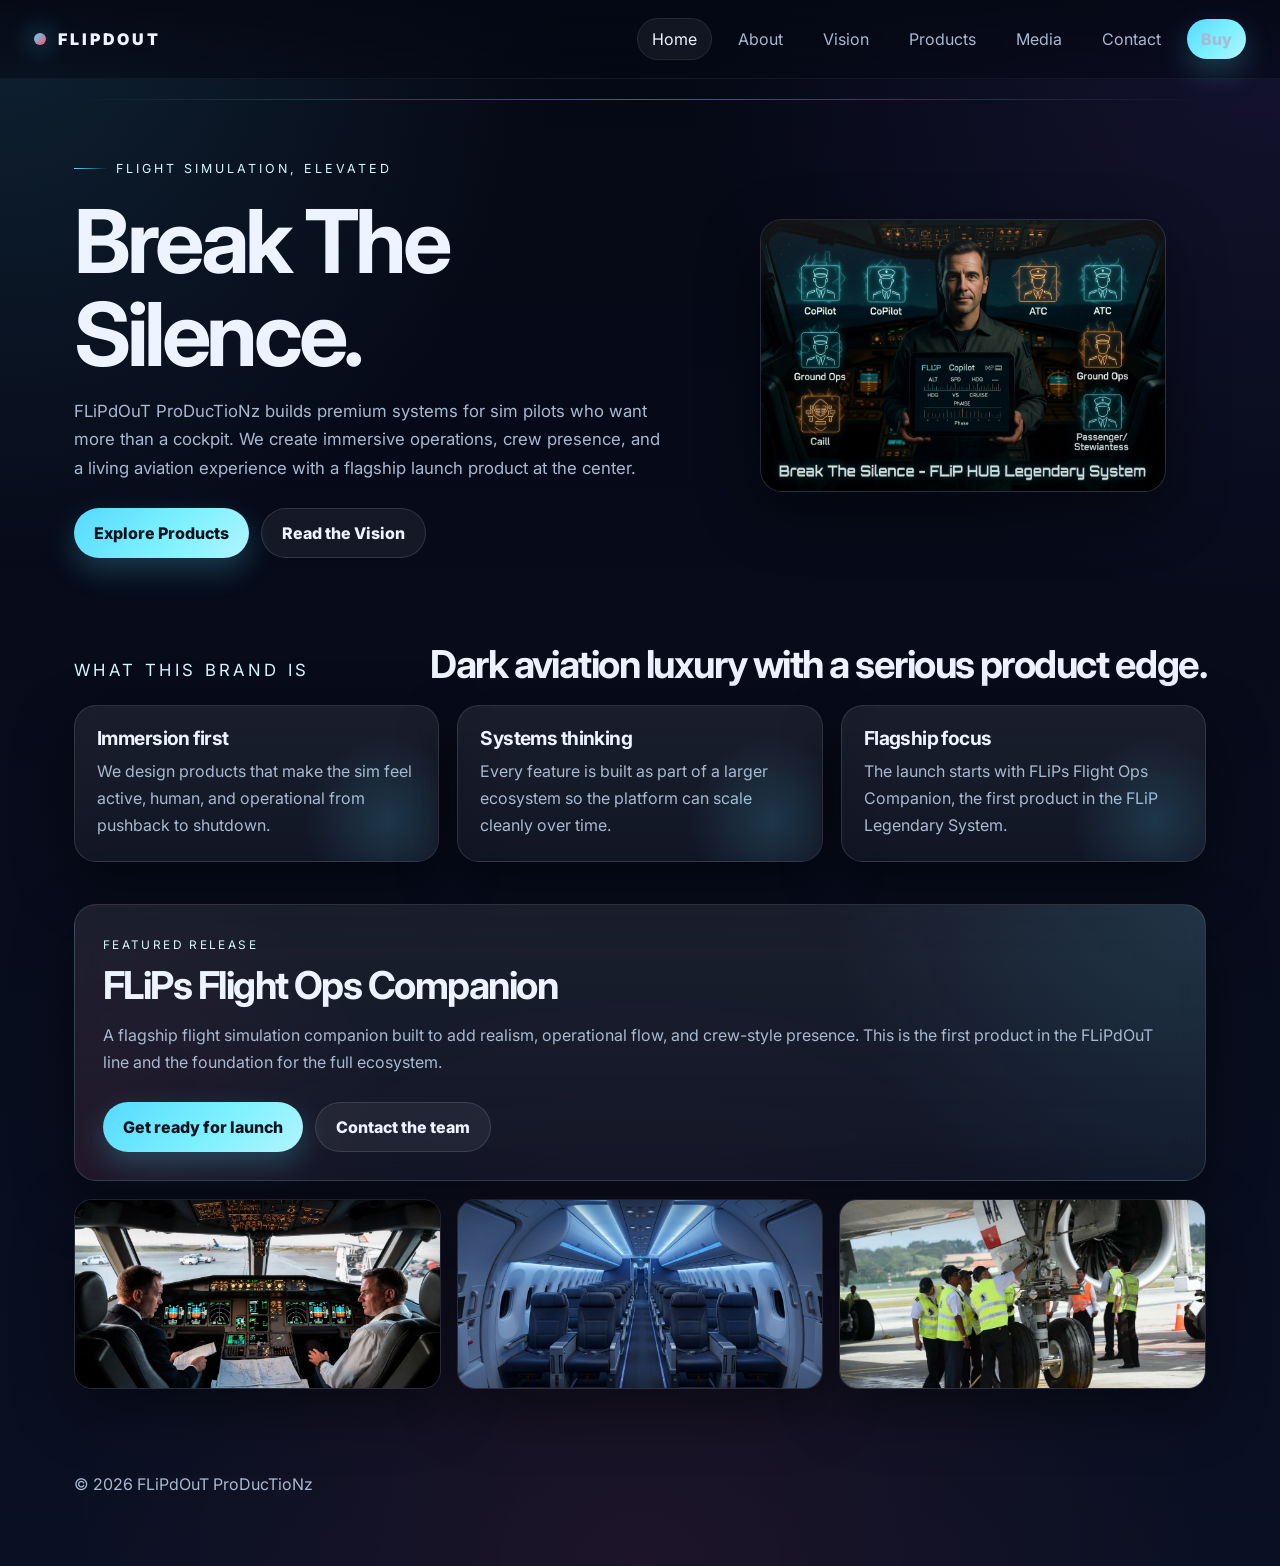
<file: flipdout-site/index.html>
<!DOCTYPE html>
<html lang="en">
<head>
  <meta charset="UTF-8" />
  <meta name="viewport" content="width=device-width, initial-scale=1.0" />
  <meta name="description" content="FLiPdOuT ProDucTioNz brings flight simulation to life with immersive systems, flagship products, and a premium aviation brand." />
  <title>FLiPdOuT ProDucTioNz</title>
  <link rel="preconnect" href="https://fonts.googleapis.com">
  <link rel="preconnect" href="https://fonts.gstatic.com" crossorigin>
  <link href="https://fonts.googleapis.com/css2?family=Inter:wght@400;500;600;700;800;900&display=swap" rel="stylesheet">
  <link rel="stylesheet" href="assets/css/style.css?v=9" />
</head>
<body>
  <a class="skip-link" href="#main">Skip to content</a>

  <header class="site-header">
    <a class="brand" href="index.html">FLiPdOuT</a>
    <button class="menu-toggle" aria-label="Toggle navigation" aria-expanded="false" aria-controls="siteNav">
      <span></span><span></span><span></span>
    </button>
    <nav class="site-nav" id="siteNav">
      <a href="index.html" class="active">Home</a>
      <a href="about.html">About</a>
      <a href="vision.html">Vision</a>
      <a href="products.html">Products</a>
      <a href="media.html">Media</a>
      <a href="contact.html">Contact</a>
      <a href="products.html#buy" class="nav-cta">Buy</a>
    </nav>
  </header>

  <main id="main">
    <section class="hero">
      <div class="hero-copy-wrap">
        <p class="eyebrow">Flight simulation, elevated</p>
        <h1>Break The Silence.</h1>
        <p class="hero-copy">
          FLiPdOuT ProDucTioNz builds premium systems for sim pilots who want more than a cockpit.
          We create immersive operations, crew presence, and a living aviation experience with a flagship launch product at the center.
        </p>
        <div class="hero-actions">
          <a class="btn btn-primary" href="products.html">Explore Products</a>
          <a class="btn btn-secondary" href="vision.html">Read the Vision</a>
        </div>
      </div>
      <figure class="hero-image">
        <img src="assets/images/353281.jpg" alt="FLiP brand logo." />
      </figure>
    </section>

    <section class="section">
      <div class="section-head">
        <p class="label">What this brand is</p>
        <h2>Dark aviation luxury with a serious product edge.</h2>
      </div>
      <div class="card-grid">
        <article class="card">
          <h3>Immersion first</h3>
          <p>We design products that make the sim feel active, human, and operational from pushback to shutdown.</p>
        </article>
        <article class="card">
          <h3>Systems thinking</h3>
          <p>Every feature is built as part of a larger ecosystem so the platform can scale cleanly over time.</p>
        </article>
        <article class="card">
          <h3>Flagship focus</h3>
          <p>The launch starts with FLiPs Flight Ops Companion, the first product in the FLiP Legendary System.</p>
        </article>
      </div>
    </section>

    <section class="section">
      <div class="buy-panel">
        <p class="label">Featured release</p>
        <h2>FLiPs Flight Ops Companion</h2>
        <p>
          A flagship flight simulation companion built to add realism, operational flow, and crew-style presence.
          This is the first product in the FLiPdOuT line and the foundation for the full ecosystem.
        </p>
        <div class="hero-actions">
          <a class="btn btn-primary" href="products.html#buy">Get ready for launch</a>
          <a class="btn btn-secondary" href="contact.html">Contact the team</a>
        </div>
      </div>
      <div class="atmo-row">
        <img src="assets/images/cockpit.jpg" alt="Cockpit view for atmosphere" />
        <img src="assets/images/cabin.jpg" alt="Cabin atmosphere" />
        <img src="assets/images/groundcrew.jpg" alt="Ground crew and ramp operations" />
      </div>
    </section>
  </main>

  <footer class="site-footer">
    <p>© 2026 FLiPdOuT ProDucTioNz</p>
  </footer>

  <script src="assets/js/main.js?v=9"></script>
</body>
</html>
</file>
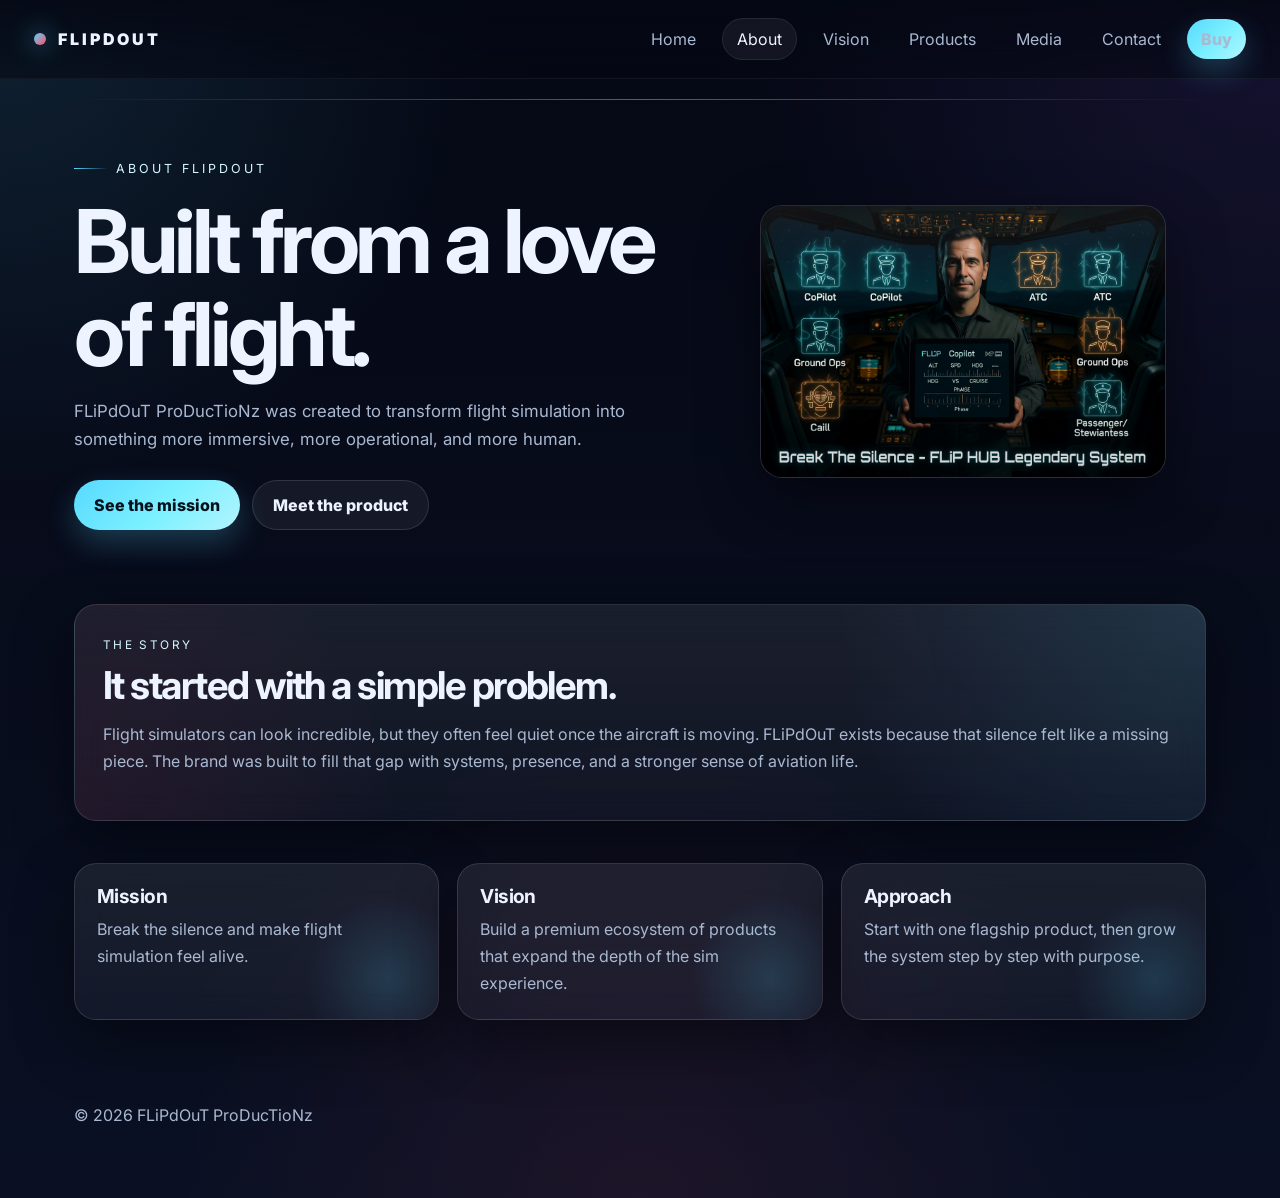
<file: flipdout-site/about.html>
<!DOCTYPE html>
<html lang="en">
<head>
  <meta charset="UTF-8" />
  <meta name="viewport" content="width=device-width, initial-scale=1.0" />
  <meta name="description" content="Learn the story behind FLiPdOuT ProDucTioNz, the founder vision, and the mission behind the brand." />
  <title>FLiPdOuT ProDucTioNz | About</title>
  <link rel="preconnect" href="https://fonts.googleapis.com">
  <link rel="preconnect" href="https://fonts.gstatic.com" crossorigin>
  <link href="https://fonts.googleapis.com/css2?family=Inter:wght@400;500;600;700;800;900&display=swap" rel="stylesheet">
  <link rel="stylesheet" href="assets/css/style.css?v=9" />
</head>
<body>
  <a class="skip-link" href="#main">Skip to content</a>

  <header class="site-header">
    <a class="brand" href="index.html">FLiPdOuT</a>
    <button class="menu-toggle" aria-label="Toggle navigation" aria-expanded="false" aria-controls="siteNav">
      <span></span><span></span><span></span>
    </button>
    <nav class="site-nav" id="siteNav">
      <a href="index.html">Home</a>
      <a href="about.html" class="active">About</a>
      <a href="vision.html">Vision</a>
      <a href="products.html">Products</a>
      <a href="media.html">Media</a>
      <a href="contact.html">Contact</a>
      <a href="products.html#buy" class="nav-cta">Buy</a>
    </nav>
  </header>

  <main id="main">
    <section class="hero">
      <div class="hero-copy-wrap">
        <p class="eyebrow">About FLiPdOuT</p>
        <h1>Built from a love of flight.</h1>
        <p class="hero-copy">
          FLiPdOuT ProDucTioNz was created to transform flight simulation into something more immersive, more operational, and more human.
        </p>
        <div class="hero-actions">
          <a class="btn btn-primary" href="vision.html">See the mission</a>
          <a class="btn btn-secondary" href="products.html">Meet the product</a>
        </div>
      </div>
      <figure class="hero-image">
        <img src="assets/images/353281.jpg" alt="FLiP brand logo." />
      </figure>
    </section>

    <section class="section">
      <div class="buy-panel">
        <p class="label">The story</p>
        <h2>It started with a simple problem.</h2>
        <p>
          Flight simulators can look incredible, but they often feel quiet once the aircraft is moving.
          FLiPdOuT exists because that silence felt like a missing piece.
          The brand was built to fill that gap with systems, presence, and a stronger sense of aviation life.
        </p>
      </div>
    </section>

    <section class="section">
      <div class="card-grid">
        <article class="card">
          <h3>Mission</h3>
          <p>Break the silence and make flight simulation feel alive.</p>
        </article>
        <article class="card">
          <h3>Vision</h3>
          <p>Build a premium ecosystem of products that expand the depth of the sim experience.</p>
        </article>
        <article class="card">
          <h3>Approach</h3>
          <p>Start with one flagship product, then grow the system step by step with purpose.</p>
        </article>
      </div>
    </section>
  </main>

  <footer class="site-footer">
    <p>© 2026 FLiPdOuT ProDucTioNz</p>
  </footer>

  <script src="assets/js/main.js?v=9"></script>
</body>
</html>
</file>
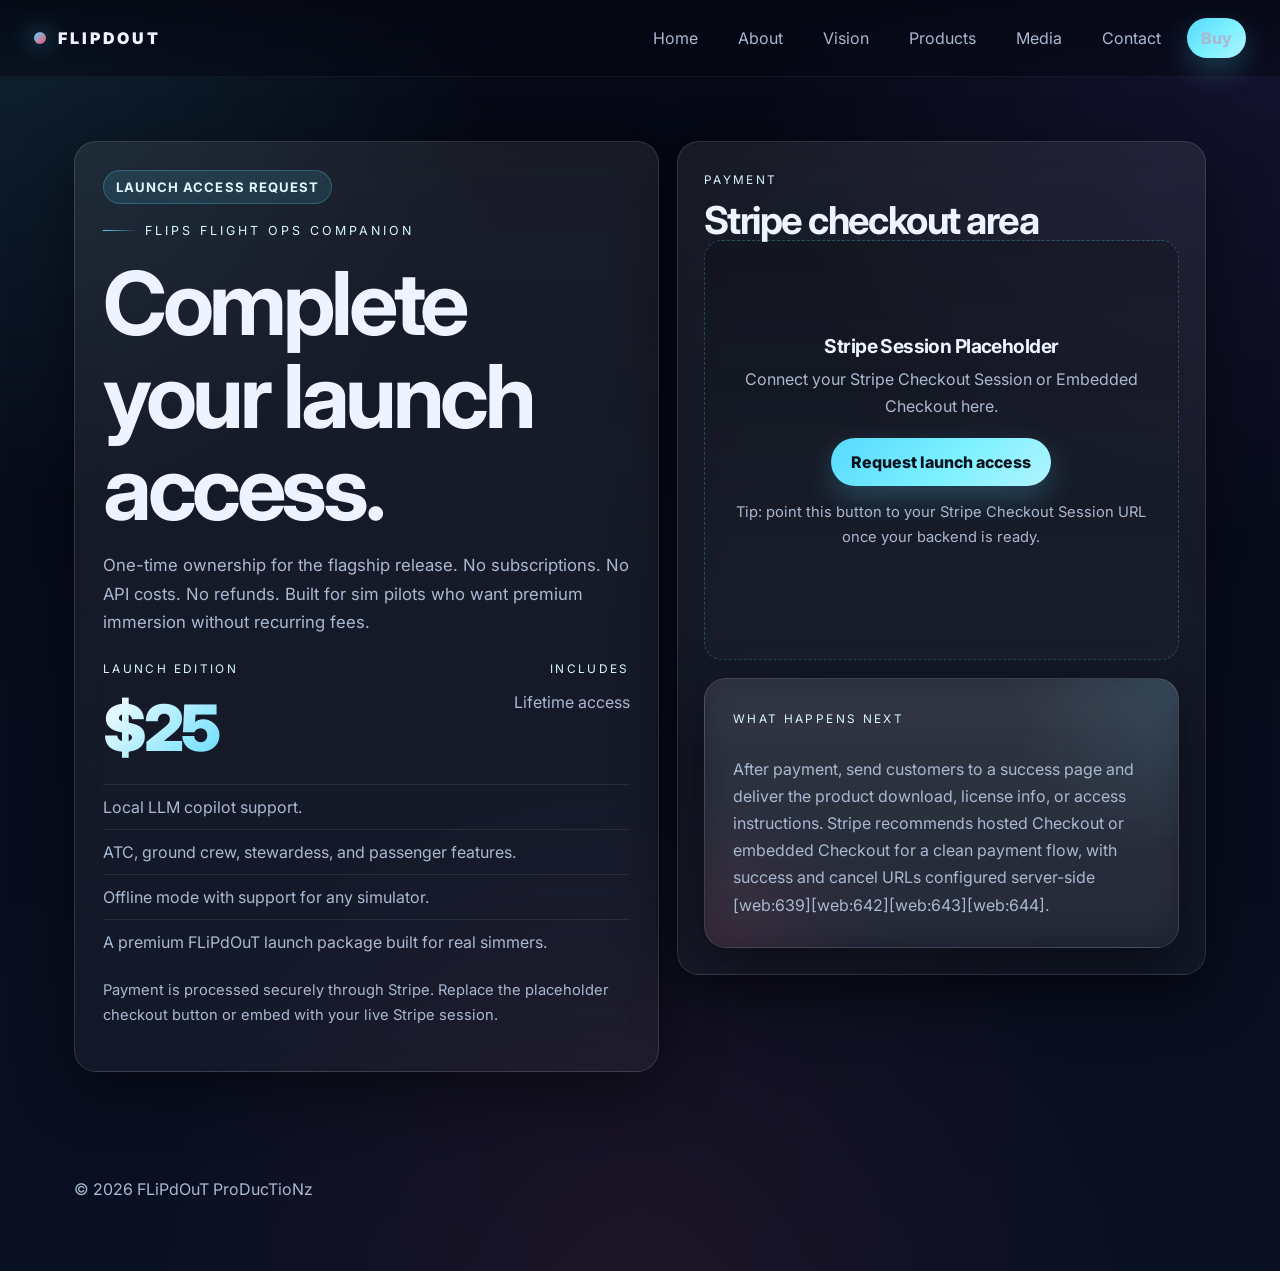
<file: flipdout-site/checkout.html>
<!DOCTYPE html>
<html lang="en">
<head>
  <meta charset="UTF-8" />
  <meta name="viewport" content="width=device-width, initial-scale=1.0" />
  <meta name="description" content="Secure checkout for FLiPs Flight Ops Companion by FLiPdOuT ProDucTioNz." />
  <title>FLiPdOuT ProDucTioNz | Checkout</title>
  <link rel="preconnect" href="https://fonts.googleapis.com">
  <link rel="preconnect" href="https://fonts.gstatic.com" crossorigin>
  <link href="https://fonts.googleapis.com/css2?family=Inter:wght@400;500;600;700;800;900&display=swap" rel="stylesheet">
  <link rel="stylesheet" href="assets/css/style.css?v=9" />
  <style>
    .checkout-wrap{max-width:var(--max);margin:0 auto;padding:clamp(28px,5vw,64px) clamp(18px,4vw,34px)}
    .checkout-grid{display:grid;grid-template-columns:1.05fr .95fr;gap:18px;align-items:start}
    .checkout-hero,.checkout-card{border:1px solid var(--line);background:linear-gradient(180deg, rgba(255,255,255,.08), rgba(255,255,255,.045));backdrop-filter:blur(16px);box-shadow:var(--shadow);border-radius:var(--radius)}
    .checkout-hero{padding:28px}
    .checkout-card{padding:26px}
    .checkout-badge{display:inline-flex;align-items:center;gap:8px;padding:8px 12px;border-radius:999px;background:rgba(87,217,255,.12);border:1px solid rgba(87,217,255,.25);color:#dffaff;font-size:.82rem;font-weight:700;letter-spacing:.08em;text-transform:uppercase}
    .price-line{display:flex;align-items:baseline;justify-content:space-between;gap:14px;margin:20px 0 14px}
    .price-big{font-size:clamp(2.4rem,5vw,4rem);font-weight:900;letter-spacing:-.05em;background:linear-gradient(135deg,#fff,var(--brand));-webkit-background-clip:text;background-clip:text;color:transparent}
    .checkout-list{margin:18px 0 0;padding:0;list-style:none}
    .checkout-list li{padding:12px 0;border-top:1px solid rgba(255,255,255,.08);color:var(--muted)}
    .stripe-box{
      min-height:420px;
      display:flex;align-items:center;justify-content:center;
      border-radius:18px;
      border:1px dashed rgba(87,217,255,.25);
      background:linear-gradient(180deg, rgba(0,0,0,.18), rgba(255,255,255,.02));
      color:var(--muted);
      text-align:center;
      padding:18px;
    }
    .inline-note{font-size:.92rem;color:var(--muted);margin-top:14px}
    @media (max-width:1080px){.checkout-grid{grid-template-columns:1fr}}
  </style>
</head>
<body>
  <a class="skip-link" href="#main">Skip to content</a>

  <header class="site-header">
    <a class="brand" href="index.html">FLiPdOuT</a>
    <button class="menu-toggle" aria-label="Toggle navigation" aria-expanded="false" aria-controls="siteNav">
      <span></span><span></span><span></span>
    </button>
    <nav class="site-nav" id="siteNav">
      <a href="index.html">Home</a>
      <a href="about.html">About</a>
      <a href="vision.html">Vision</a>
      <a href="products.html">Products</a>
      <a href="media.html">Media</a>
      <a href="contact.html">Contact</a>
      <a href="products.html#buy" class="nav-cta">Buy</a>
    </nav>
  </header>

  <main id="main" class="checkout-wrap">
    <section class="checkout-grid">
      <div class="checkout-hero">
        <span class="checkout-badge">Launch access request</span>
        <p class="eyebrow" style="margin-top:16px">FLiPs Flight Ops Companion</p>
        <h1>Complete your launch access.</h1>
        <p class="hero-copy">
          One-time ownership for the flagship release. No subscriptions. No API costs. No refunds.
          Built for sim pilots who want premium immersion without recurring fees.
        </p>

        <div class="price-line">
          <div>
            <p class="label">Launch Edition</p>
            <div class="price-big">$25</div>
          </div>
          <div style="text-align:right">
            <p class="label">Includes</p>
            <p style="margin:0;color:var(--muted)">Lifetime access</p>
          </div>
        </div>

        <ul class="checkout-list">
          <li>Local LLM copilot support.</li>
          <li>ATC, ground crew, stewardess, and passenger features.</li>
          <li>Offline mode with support for any simulator.</li>
          <li>A premium FLiPdOuT launch package built for real simmers.</li>
        </ul>

        <p class="inline-note">
          Payment is processed securely through Stripe. Replace the placeholder checkout button or embed with your live Stripe session.
        </p>
      </div>

      <div class="checkout-card">
        <p class="label">Payment</p>
        <h2>Stripe checkout area</h2>
        <div class="stripe-box" id="stripe-checkout">
          <div>
            <h3 style="margin:0 0 10px;color:var(--text)">Stripe Session Placeholder</h3>
            <p style="margin:0 0 18px">
              Connect your Stripe Checkout Session or Embedded Checkout here.
            </p>
            <a class="btn btn-primary" href="contact.html" id="pay-btn">Request launch access</a>
            <p class="inline-note">
              Tip: point this button to your Stripe Checkout Session URL once your backend is ready.
            </p>
          </div>
        </div>

        <div class="buy-panel" style="margin-top:18px">
          <p class="label">What happens next</p>
          <p style="margin-bottom:0">
            After payment, send customers to a success page and deliver the product download, license info, or access instructions.
            Stripe recommends hosted Checkout or embedded Checkout for a clean payment flow, with success and cancel URLs configured server-side [web:639][web:642][web:643][web:644].
          </p>
        </div>
      </div>
    </section>
  </main>

  <footer class="site-footer">
    <p>© 2026 FLiPdOuT ProDucTioNz</p>
  </footer>

  <script src="assets/js/main.js?v=9"></script>
</body>
</html>
</file>
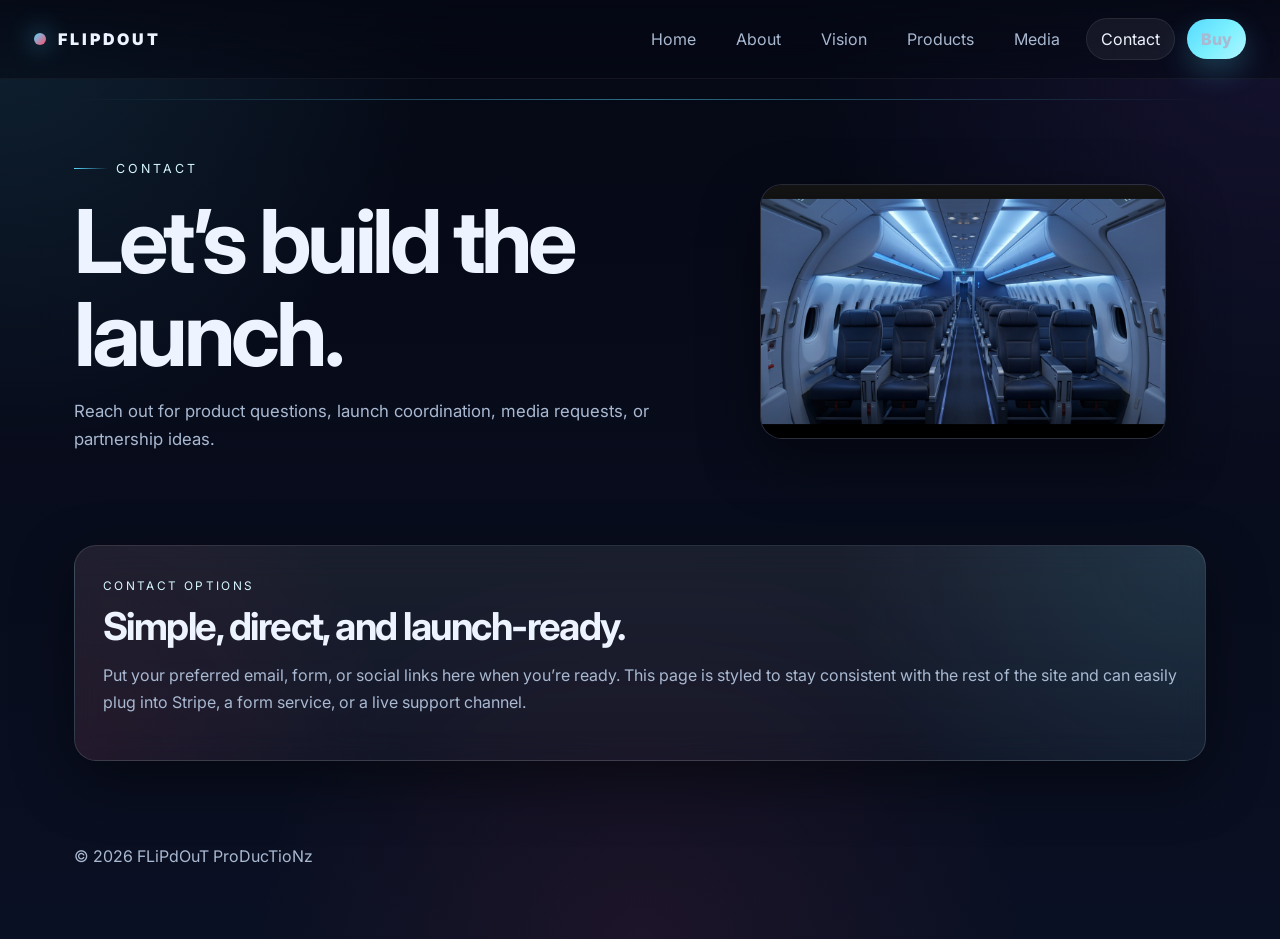
<file: flipdout-site/contact.html>
<!DOCTYPE html>
<html lang="en">
<head>
  <meta charset="UTF-8" />
  <meta name="viewport" content="width=device-width, initial-scale=1.0" />
  <meta name="description" content="Contact FLiPdOuT ProDucTioNz about FLiPs Flight Ops Companion and the FLiP ecosystem." />
  <title>FLiPdOuT ProDucTioNz | Contact</title>
  <link rel="preconnect" href="https://fonts.googleapis.com">
  <link rel="preconnect" href="https://fonts.gstatic.com" crossorigin>
  <link href="https://fonts.googleapis.com/css2?family=Inter:wght@400;500;600;700;800;900&display=swap" rel="stylesheet">
  <link rel="stylesheet" href="assets/css/style.css?v=9" />
</head>
<body>
  <a class="skip-link" href="#main">Skip to content</a>

  <header class="site-header">
    <a class="brand" href="index.html">FLiPdOuT</a>
    <button class="menu-toggle" aria-label="Toggle navigation" aria-expanded="false" aria-controls="siteNav">
      <span></span><span></span><span></span>
    </button>
    <nav class="site-nav" id="siteNav">
      <a href="index.html">Home</a>
      <a href="about.html">About</a>
      <a href="vision.html">Vision</a>
      <a href="products.html">Products</a>
      <a href="media.html">Media</a>
      <a href="contact.html" class="active">Contact</a>
      <a href="products.html#buy" class="nav-cta">Buy</a>
    </nav>
  </header>

  <main id="main">
    <section class="hero">
      <div class="hero-copy-wrap">
        <p class="eyebrow">Contact</p>
        <h1>Let’s build the launch.</h1>
        <p class="hero-copy">
          Reach out for product questions, launch coordination, media requests, or partnership ideas.
        </p>
      </div>
      <figure class="hero-image">
        <img src="assets/images/cabin.jpg" alt="Cabin atmosphere." />
      </figure>
    </section>

    <section class="section">
      <div class="buy-panel">
        <p class="label">Contact options</p>
        <h2>Simple, direct, and launch-ready.</h2>
        <p>
          Put your preferred email, form, or social links here when you’re ready.
          This page is styled to stay consistent with the rest of the site and can easily plug into Stripe, a form service, or a live support channel.
        </p>
      </div>
    </section>
  </main>

  <footer class="site-footer">
    <p>© 2026 FLiPdOuT ProDucTioNz</p>
  </footer>

  <script src="assets/js/main.js?v=9"></script>
</body>
</html>
</file>
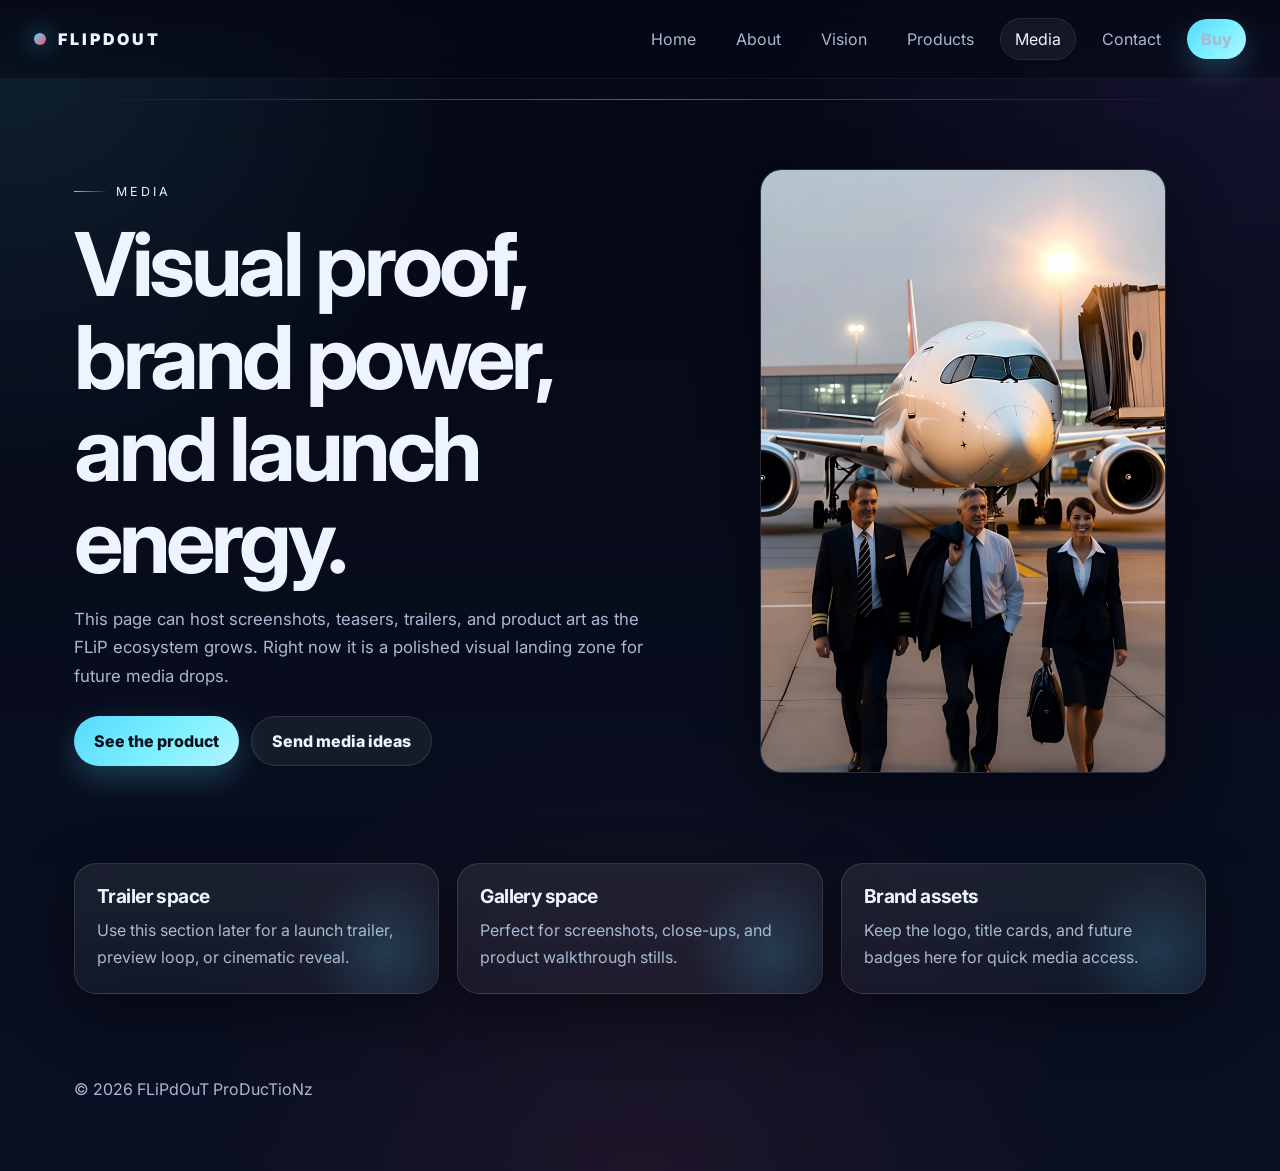
<file: flipdout-site/media.html>
<!DOCTYPE html>
<html lang="en">
<head>
  <meta charset="UTF-8" />
  <meta name="viewport" content="width=device-width, initial-scale=1.0" />
  <meta name="description" content="FLiPdOuT media, visuals, trailers, and brand assets." />
  <title>FLiPdOuT ProDucTioNz | Media</title>
  <link rel="preconnect" href="https://fonts.googleapis.com">
  <link rel="preconnect" href="https://fonts.gstatic.com" crossorigin>
  <link href="https://fonts.googleapis.com/css2?family=Inter:wght@400;500;600;700;800;900&display=swap" rel="stylesheet">
  <link rel="stylesheet" href="assets/css/style.css?v=9" />
</head>
<body>
  <a class="skip-link" href="#main">Skip to content</a>

  <header class="site-header">
    <a class="brand" href="index.html">FLiPdOuT</a>
    <button class="menu-toggle" aria-label="Toggle navigation" aria-expanded="false" aria-controls="siteNav">
      <span></span><span></span><span></span>
    </button>
    <nav class="site-nav" id="siteNav">
      <a href="index.html">Home</a>
      <a href="about.html">About</a>
      <a href="vision.html">Vision</a>
      <a href="products.html">Products</a>
      <a href="media.html" class="active">Media</a>
      <a href="contact.html">Contact</a>
      <a href="products.html#buy" class="nav-cta">Buy</a>
    </nav>
  </header>

  <main id="main">
    <section class="hero">
      <div class="hero-copy-wrap">
        <p class="eyebrow">Media</p>
        <h1>Visual proof, brand power, and launch energy.</h1>
        <p class="hero-copy">
          This page can host screenshots, teasers, trailers, and product art as the FLiP ecosystem grows.
          Right now it is a polished visual landing zone for future media drops.
        </p>
        <div class="hero-actions">
          <a class="btn btn-primary" href="products.html">See the product</a>
          <a class="btn btn-secondary" href="contact.html">Send media ideas</a>
        </div>
      </div>
      <figure class="hero-image">
        <img src="assets/images/336799.jpg" alt="FLiPdOuT Productions future system artwork." />
      </figure>
    </section>

    <section class="section">
      <div class="card-grid">
        <article class="card">
          <h3>Trailer space</h3>
          <p>Use this section later for a launch trailer, preview loop, or cinematic reveal.</p>
        </article>
        <article class="card">
          <h3>Gallery space</h3>
          <p>Perfect for screenshots, close-ups, and product walkthrough stills.</p>
        </article>
        <article class="card">
          <h3>Brand assets</h3>
          <p>Keep the logo, title cards, and future badges here for quick media access.</p>
        </article>
      </div>
    </section>
  </main>

  <footer class="site-footer">
    <p>© 2026 FLiPdOuT ProDucTioNz</p>
  </footer>

  <script src="assets/js/main.js?v=9"></script>
</body>
</html>
</file>
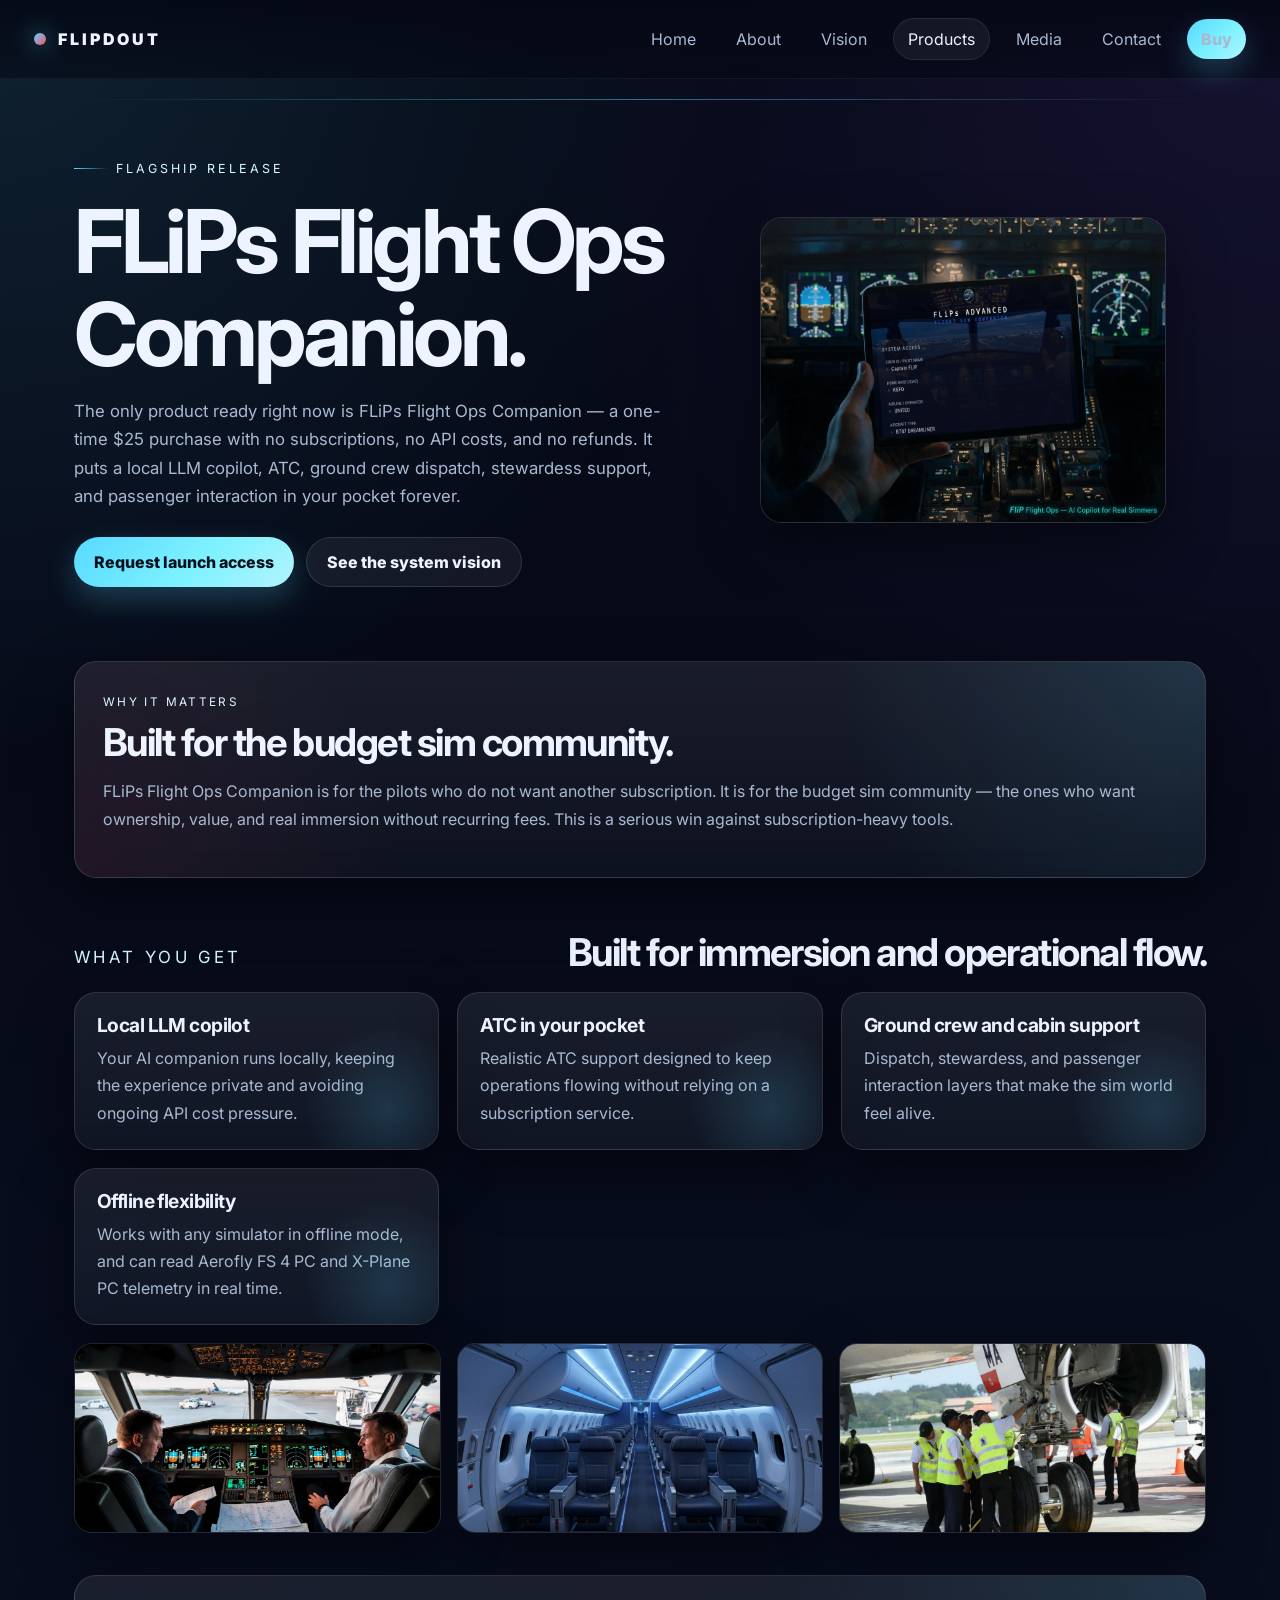
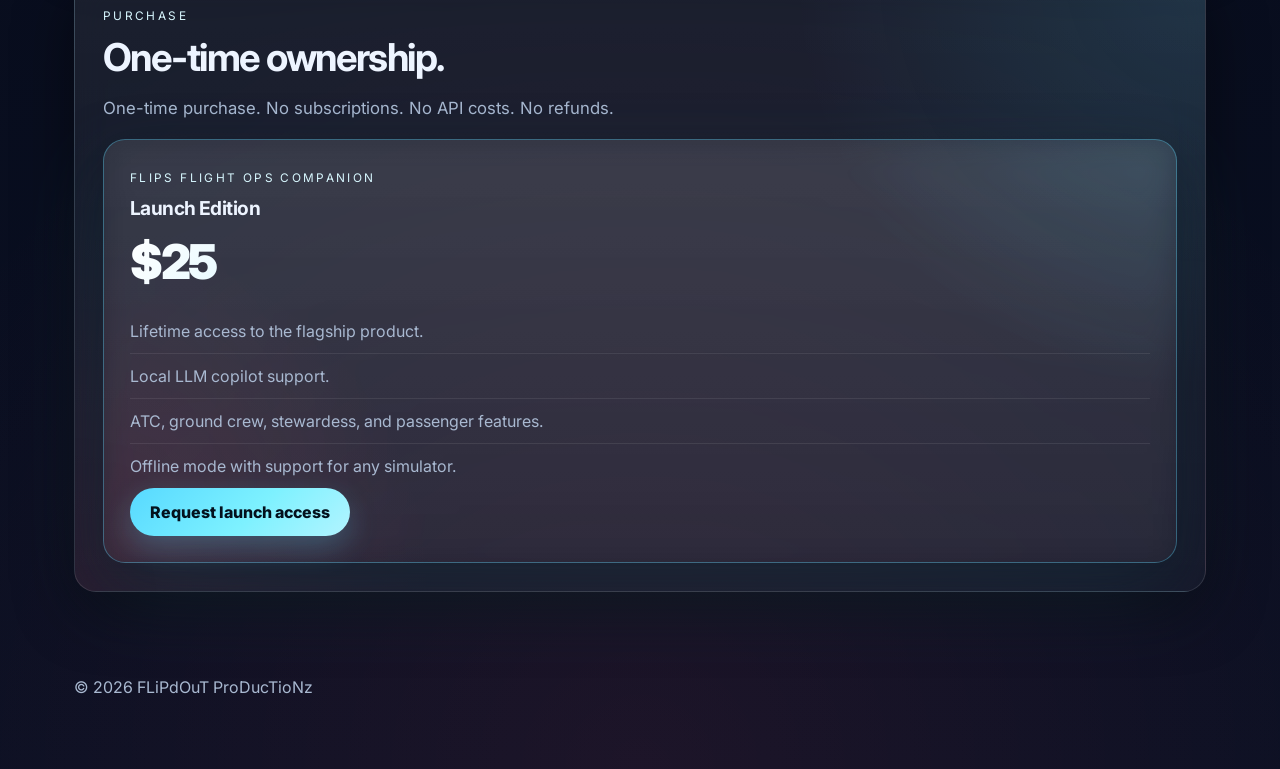
<file: flipdout-site/products.html>
<!DOCTYPE html>
<html lang="en">
<head>
  <meta charset="UTF-8" />
  <meta name="viewport" content="width=device-width, initial-scale=1.0" />
  <meta name="description" content="FLiPs Flight Ops Companion — the flagship immersive flight simulation operations tool from FLiPdOuT ProDucTioNz." />
  <title>FLiPdOuT ProDucTioNz | Products</title>
  <link rel="preconnect" href="https://fonts.googleapis.com">
  <link rel="preconnect" href="https://fonts.gstatic.com" crossorigin>
  <link href="https://fonts.googleapis.com/css2?family=Inter:wght@400;500;600;700;800;900&display=swap" rel="stylesheet">
  <link rel="stylesheet" href="assets/css/style.css?v=9" />
</head>
<body>
  <a class="skip-link" href="#main">Skip to content</a>

  <header class="site-header">
    <a class="brand" href="index.html">FLiPdOuT</a>
    <button class="menu-toggle" aria-label="Toggle navigation" aria-expanded="false" aria-controls="siteNav">
      <span></span><span></span><span></span>
    </button>
    <nav class="site-nav" id="siteNav">
      <a href="index.html">Home</a>
      <a href="about.html">About</a>
      <a href="vision.html">Vision</a>
      <a href="products.html" class="active">Products</a>
      <a href="media.html">Media</a>
      <a href="contact.html">Contact</a>
      <a href="#buy" class="nav-cta">Buy</a>
    </nav>
  </header>

  <main id="main">
    <section class="hero">
      <div class="hero-copy-wrap">
        <p class="eyebrow">Flagship Release</p>
        <h1>FLiPs Flight Ops Companion.</h1>
        <p class="hero-copy">
          The only product ready right now is FLiPs Flight Ops Companion — a one-time $25 purchase with no subscriptions, no API costs, and no refunds.
          It puts a local LLM copilot, ATC, ground crew dispatch, stewardess support, and passenger interaction in your pocket forever.
        </p>
        <div class="hero-actions">
          <a class="btn btn-primary" href="contact.html">Request launch access</a>
          <a class="btn btn-secondary" href="vision.html">See the system vision</a>
        </div>
      </div>
      <figure class="hero-image">
        <img src="assets/images/343126.jpg" alt="FLiPs Flight Ops Companion shown in a flight simulator cockpit." />
      </figure>
    </section>

    <section class="section">
      <div class="buy-panel">
        <p class="label">Why it matters</p>
        <h2>Built for the budget sim community.</h2>
        <p>
          FLiPs Flight Ops Companion is for the pilots who do not want another subscription.
          It is for the budget sim community — the ones who want ownership, value, and real immersion without recurring fees.
          This is a serious win against subscription-heavy tools.
        </p>
      </div>
    </section>

    <section class="section">
      <div class="section-head">
        <p class="label">What you get</p>
        <h2>Built for immersion and operational flow.</h2>
      </div>
      <div class="card-grid">
        <article class="card">
          <h3>Local LLM copilot</h3>
          <p>Your AI companion runs locally, keeping the experience private and avoiding ongoing API cost pressure.</p>
        </article>
        <article class="card">
          <h3>ATC in your pocket</h3>
          <p>Realistic ATC support designed to keep operations flowing without relying on a subscription service.</p>
        </article>
        <article class="card">
          <h3>Ground crew and cabin support</h3>
          <p>Dispatch, stewardess, and passenger interaction layers that make the sim world feel alive.</p>
        </article>
        <article class="card">
          <h3>Offline flexibility</h3>
          <p>Works with any simulator in offline mode, and can read Aerofly FS 4 PC and X-Plane PC telemetry in real time.</p>
        </article>
      </div>
      <div class="atmo-row">
        <img src="assets/images/cockpit.jpg" alt="Cockpit view for atmosphere" />
        <img src="assets/images/cabin.jpg" alt="Cabin atmosphere" />
        <img src="assets/images/groundcrew.jpg" alt="Ground crew and ramp operations" />
      </div>
    </section>

    <section class="section">
      <div class="buy-panel" id="buy">
        <p class="label">Purchase</p>
        <h2>One-time ownership.</h2>
        <p class="hero-copy">One-time purchase. No subscriptions. No API costs. No refunds.</p>
        <div class="pricing-grid">
          <article class="price-card featured">
            <p class="price-label">FLiPs Flight Ops Companion</p>
            <h3>Launch Edition</h3>
            <div class="price">$25</div>
            <ul class="feature-list">
              <li>Lifetime access to the flagship product.</li>
              <li>Local LLM copilot support.</li>
              <li>ATC, ground crew, stewardess, and passenger features.</li>
              <li>Offline mode with support for any simulator.</li>
            </ul>
            <a class="btn btn-primary" href="contact.html">Request launch access</a>
          </article>
        </div>
      </div>
    </section>
  </main>

  <footer class="site-footer">
    <p>© 2026 FLiPdOuT ProDucTioNz</p>
  </footer>

  <script src="assets/js/main.js?v=9"></script>
</body>
</html>
</file>
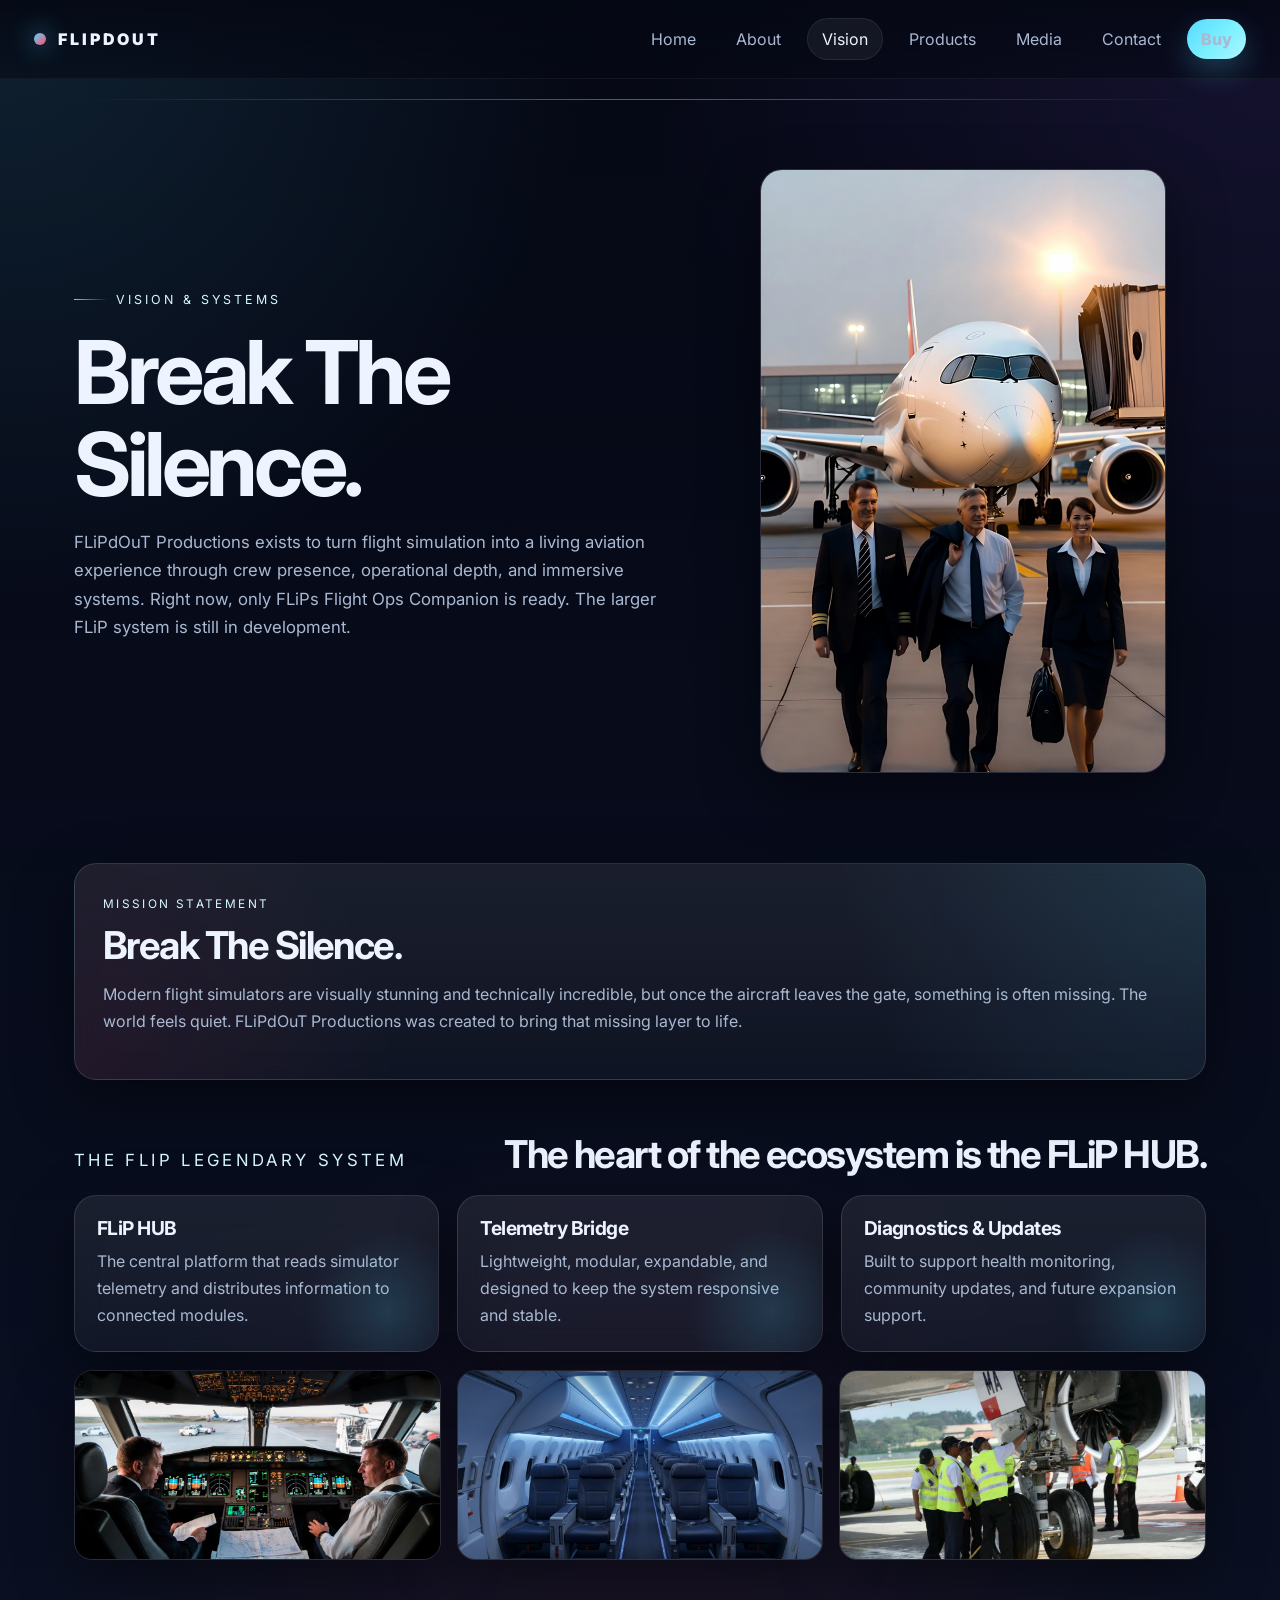
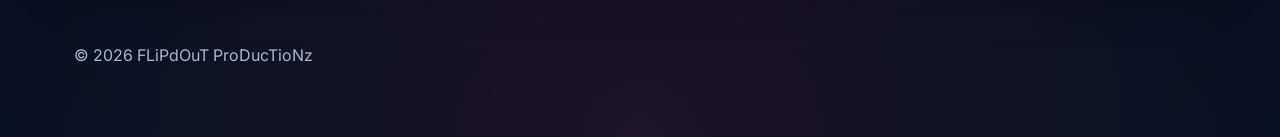
<file: flipdout-site/vision.html>
<!DOCTYPE html>
<html lang="en">
<head>
  <meta charset="UTF-8" />
  <meta name="viewport" content="width=device-width, initial-scale=1.0" />
  <meta name="description" content="The FLiP Legendary System, the founder vision, and the FLiPdOuT ecosystem." />
  <title>FLiPdOuT ProDucTioNz | Vision & Systems</title>
  <link rel="preconnect" href="https://fonts.googleapis.com">
  <link rel="preconnect" href="https://fonts.gstatic.com" crossorigin>
  <link href="https://fonts.googleapis.com/css2?family=Inter:wght@400;500;600;700;800;900&display=swap" rel="stylesheet">
  <link rel="stylesheet" href="assets/css/style.css?v=9" />
</head>
<body>
  <a class="skip-link" href="#main">Skip to content</a>

  <header class="site-header">
    <a class="brand" href="index.html">FLiPdOuT</a>
    <button class="menu-toggle" aria-label="Toggle navigation" aria-expanded="false" aria-controls="siteNav">
      <span></span><span></span><span></span>
    </button>
    <nav class="site-nav" id="siteNav">
      <a href="index.html">Home</a>
      <a href="about.html">About</a>
      <a href="vision.html" class="active">Vision</a>
      <a href="products.html">Products</a>
      <a href="media.html">Media</a>
      <a href="contact.html">Contact</a>
      <a href="products.html#buy" class="nav-cta">Buy</a>
    </nav>
  </header>

  <main id="main">
    <section class="hero">
      <div class="hero-copy-wrap">
        <p class="eyebrow">Vision & Systems</p>
        <h1>Break The Silence.</h1>
        <p class="hero-copy">
          FLiPdOuT Productions exists to turn flight simulation into a living aviation experience through crew presence, operational depth, and immersive systems.
          Right now, only FLiPs Flight Ops Companion is ready. The larger FLiP system is still in development.
        </p>
      </div>
      <figure class="hero-image">
        <img src="assets/images/336799.jpg" alt="FLiPdOuT Productions future system artwork." />
      </figure>
    </section>

    <section class="section">
      <div class="buy-panel">
        <p class="label">Mission Statement</p>
        <h2>Break The Silence.</h2>
        <p>
          Modern flight simulators are visually stunning and technically incredible, but once the aircraft leaves the gate, something is often missing.
          The world feels quiet. FLiPdOuT Productions was created to bring that missing layer to life.
        </p>
      </div>
    </section>

    <section class="section">
      <div class="section-head">
        <p class="label">The FLiP Legendary System</p>
        <h2>The heart of the ecosystem is the FLiP HUB.</h2>
      </div>
      <div class="card-grid">
        <article class="card">
          <h3>FLiP HUB</h3>
          <p>The central platform that reads simulator telemetry and distributes information to connected modules.</p>
        </article>
        <article class="card">
          <h3>Telemetry Bridge</h3>
          <p>Lightweight, modular, expandable, and designed to keep the system responsive and stable.</p>
        </article>
        <article class="card">
          <h3>Diagnostics & Updates</h3>
          <p>Built to support health monitoring, community updates, and future expansion support.</p>
        </article>
      </div>
      <div class="atmo-row">
        <img src="assets/images/cockpit.jpg" alt="Cockpit view for atmosphere" />
        <img src="assets/images/cabin.jpg" alt="Cabin atmosphere" />
        <img src="assets/images/groundcrew.jpg" alt="Ground crew and ramp operations" />
      </div>
    </section>
  </main>

  <footer class="site-footer">
    <p>© 2026 FLiPdOuT ProDucTioNz</p>
  </footer>

  <script src="assets/js/main.js?v=9"></script>
</body>
</html>
</file>
<file: flipdout-site/assets/css/style.css>
:root{
  --bg:#050814;
  --bg2:#0a1023;
  --panel:rgba(255,255,255,.06);
  --panel-strong:rgba(255,255,255,.1);
  --line:rgba(255,255,255,.12);
  --text:#edf4ff;
  --muted:#a9b9d1;
  --brand:#57d9ff;
  --brand2:#8b5cf6;
  --accent:#ff4d6d;
  --shadow:0 20px 60px rgba(0,0,0,.45);
  --radius:22px;
  --radius-sm:16px;
  --max:1200px;
}
*{box-sizing:border-box}
html{scroll-behavior:smooth}
body{
  margin:0;
  color:var(--text);
  font-family:Inter,system-ui,-apple-system,Segoe UI,Roboto,Arial,sans-serif;
  background:
    radial-gradient(circle at top left, rgba(87,217,255,.12), transparent 28%),
    radial-gradient(circle at top right, rgba(139,92,246,.12), transparent 30%),
    radial-gradient(circle at bottom, rgba(255,77,109,.08), transparent 34%),
    linear-gradient(180deg, var(--bg), var(--bg2));
  min-height:100vh;
  overflow-x:hidden;
}
img{max-width:100%;display:block}
a{color:inherit;text-decoration:none}
p{line-height:1.7;color:var(--muted)}
h1,h2,h3{line-height:1.05;margin:0}
h1{font-size:clamp(2.7rem,7vw,5.5rem);letter-spacing:-.05em}
h2{font-size:clamp(1.8rem,3vw,3rem);letter-spacing:-.04em}
h3{font-size:1.2rem;letter-spacing:-.03em}
button{font:inherit}
.skip-link{
  position:absolute;left:-9999px;top:auto;width:1px;height:1px;overflow:hidden
}
.skip-link:focus{
  left:16px;top:16px;width:auto;height:auto;z-index:9999;
  background:#fff;color:#000;padding:12px 16px;border-radius:999px
}
.site-header{
  position:sticky;top:0;z-index:50;
  backdrop-filter:blur(18px);
  background:linear-gradient(180deg, rgba(5,8,20,.9), rgba(5,8,20,.55));
  border-bottom:1px solid rgba(255,255,255,.06);
}
.site-header,.hero,.page-hero,.section,.site-footer{
  width:100%;
}
.site-header{
  display:flex;align-items:center;justify-content:space-between;gap:20px;
  padding:18px clamp(18px,4vw,34px);
}
.brand{
  display:flex;align-items:center;gap:12px;
  font-weight:900;letter-spacing:.18em;text-transform:uppercase;
}
.brand::before{
  content:"";
  width:12px;height:12px;border-radius:999px;
  background:linear-gradient(135deg,var(--brand),var(--accent));
  box-shadow:0 0 24px rgba(87,217,255,.8);
}
.site-nav{
  display:flex;align-items:center;gap:12px;flex-wrap:wrap;justify-content:flex-end
}
.site-nav a{
  padding:10px 14px;border-radius:999px;color:var(--muted);
  transition:.25s ease;
}
.site-nav a:hover,.site-nav a.active{
  color:var(--text);
  background:rgba(255,255,255,.06);
  border:1px solid rgba(255,255,255,.08);
}
.nav-cta,.btn{
  display:inline-flex;align-items:center;justify-content:center;gap:8px;
  border:none;border-radius:999px;padding:14px 20px;font-weight:800;
  transition:.25s ease;
}
.nav-cta,.btn-primary{
  background:linear-gradient(135deg,var(--brand),#7df1ff 55%, #b2f4ff);
  color:#03111d;
  box-shadow:0 12px 30px rgba(87,217,255,.24);
}
.btn-secondary{
  background:rgba(255,255,255,.06);
  color:var(--text);
  border:1px solid rgba(255,255,255,.12);
}
.nav-cta:hover,.btn:hover{transform:translateY(-2px)}
main{width:100%}
.hero,.page-hero{
  max-width:var(--max);
  margin:0 auto;
  padding:clamp(34px,6vw,74px) clamp(18px,4vw,34px);
  display:grid;
  grid-template-columns:1.1fr .9fr;
  align-items:center;
  gap:clamp(24px,4vw,52px);
  position:relative;
}
.hero::before,.page-hero::before{
  content:"";
  position:absolute;inset:20px clamp(18px,4vw,34px) auto;
  height:1px;background:linear-gradient(90deg, transparent, rgba(87,217,255,.6), transparent);
  opacity:.8;
}
.hero-copy-wrap{max-width:720px}
.eyebrow{
  display:inline-flex;align-items:center;gap:8px;
  text-transform:uppercase;letter-spacing:.24em;font-size:.78rem;
  color:#d7f8ff;margin:0 0 16px;
}
.eyebrow::before{
  content:"";width:34px;height:1px;background:linear-gradient(90deg,var(--brand),transparent)
}
.hero-copy,.section-head p{font-size:1.05rem}
.hero-actions{display:flex;gap:12px;flex-wrap:wrap;margin-top:26px}
.hero-image{
  position:relative;
  border-radius:var(--radius);
  overflow:hidden;
  border:1px solid rgba(255,255,255,.12);
  box-shadow:var(--shadow);
  background:linear-gradient(180deg, rgba(255,255,255,.03), rgba(255,255,255,.01));
}
.hero-image::after{
  content:"";
  position:absolute;inset:0;
  background:linear-gradient(180deg, rgba(255,255,255,.08), transparent 36%, rgba(0,0,0,.16));
  pointer-events:none;
}
.hero-image img{
  width:100%;height:auto;
  transform:scale(1.02);
}
.section{
  max-width:var(--max);
  margin:0 auto;
  padding:0 clamp(18px,4vw,34px) clamp(20px,4vw,42px);
}
.section-head{
  display:flex;align-items:end;justify-content:space-between;gap:18px;
  margin:12px 0 20px;
}
.section-head p{max-width:720px;margin:0}
.card-grid{
  display:grid;
  grid-template-columns:repeat(12,1fr);
  gap:18px;
}
.card,.buy-panel,.price-card{
  border:1px solid var(--line);
  background:linear-gradient(180deg, rgba(255,255,255,.08), rgba(255,255,255,.045));
  backdrop-filter:blur(16px);
  box-shadow:var(--shadow);
}
.card,.buy-panel,.price-card{border-radius:var(--radius)}
.card{
  grid-column:span 4;
  padding:22px;
  position:relative;
  overflow:hidden;
}
.card::before{
  content:"";
  position:absolute;inset:auto -40px -50px auto;
  width:180px;height:180px;border-radius:50%;
  background:radial-gradient(circle, rgba(87,217,255,.16), transparent 65%);
  pointer-events:none;
}
.card p{margin:10px 0 0}
.buy-panel{
  padding:28px;
  background:
    radial-gradient(circle at top right, rgba(87,217,255,.12), transparent 32%),
    radial-gradient(circle at bottom left, rgba(255,77,109,.08), transparent 28%),
    linear-gradient(180deg, rgba(255,255,255,.08), rgba(255,255,255,.03));
}
.pricing-grid{
  display:grid;
  grid-template-columns:repeat(auto-fit,minmax(280px,1fr));
  gap:18px;
}
.price-card{
  padding:26px;
}
.price-card.featured{
  border:1px solid rgba(87,217,255,.35);
  box-shadow:0 30px 80px rgba(87,217,255,.12), var(--shadow);
}
.price-label,.label{
  display:inline-block;
  margin:0 0 10px;
  text-transform:uppercase;
  letter-spacing:.2em;
  font-size:.74rem;
  color:#d8f8ff;
}
.price{
  font-size:3rem;
  font-weight:900;
  letter-spacing:-.05em;
  margin:14px 0 10px;
  background:linear-gradient(135deg,#fff,var(--brand));
  -webkit-background-clip:text;background-clip:text;color:transparent;
}
.feature-list{
  margin:18px 0 0;padding:0;list-style:none;
}
.feature-list li{
  padding:12px 0;border-top:1px solid rgba(255,255,255,.08);
  color:var(--muted);
}
.feature-list li:first-child{border-top:none}
.atmo-row{
  display:grid;
  grid-template-columns:repeat(3,1fr);
  gap:16px;
  margin-top:18px;
}
.atmo-row img{
  width:100%;height:190px;object-fit:cover;
  border-radius:18px;border:1px solid rgba(255,255,255,.12);
  box-shadow:var(--shadow);
}
.site-footer{
  max-width:var(--max);
  margin:0 auto;
  padding:24px 34px 52px;
  color:var(--muted);
}
.menu-toggle{
  display:none;
  width:48px;height:48px;border-radius:999px;
  border:1px solid rgba(255,255,255,.12);
  background:rgba(255,255,255,.05);
  color:var(--text);
}
.menu-toggle span{
  display:block;width:20px;height:2px;background:currentColor;margin:4px auto;border-radius:99px
}
@media (prefers-reduced-motion:no-preference){
  .hero-image img,.card,.price-card,.buy-panel{transition:transform .55s ease, box-shadow .55s ease}
  .hero-image:hover img{transform:scale(1.04)}
  .card:hover,.price-card:hover,.buy-panel:hover{transform:translateY(-4px)}
  .hero-copy-wrap,.hero-image{animation:rise .8s ease both}
  .hero-image{animation-delay:.06s}
  @keyframes rise{
    from{opacity:0;transform:translateY(16px)}
    to{opacity:1;transform:translateY(0)}
  }
}
@media (max-width:1080px){
  .hero,.page-hero{grid-template-columns:1fr}
  .card{grid-column:span 6}
}
@media (max-width:760px){
  .menu-toggle{display:inline-flex;align-items:center;justify-content:center;flex-direction:column}
  .site-nav{
    display:none;position:absolute;left:0;right:0;top:100%;
    padding:16px 18px 20px;
    background:linear-gradient(180deg, rgba(5,8,20,.98), rgba(5,8,20,.92));
    border-bottom:1px solid rgba(255,255,255,.06);
  }
  .site-nav.open{display:flex;flex-direction:column;align-items:stretch}
  .site-nav a,.nav-cta{width:100%;justify-content:center}
  .section-head{flex-direction:column;align-items:flex-start}
  .card{grid-column:span 12}
  .atmo-row{grid-template-columns:1fr}
  .atmo-row img{height:220px}
}
</file>
